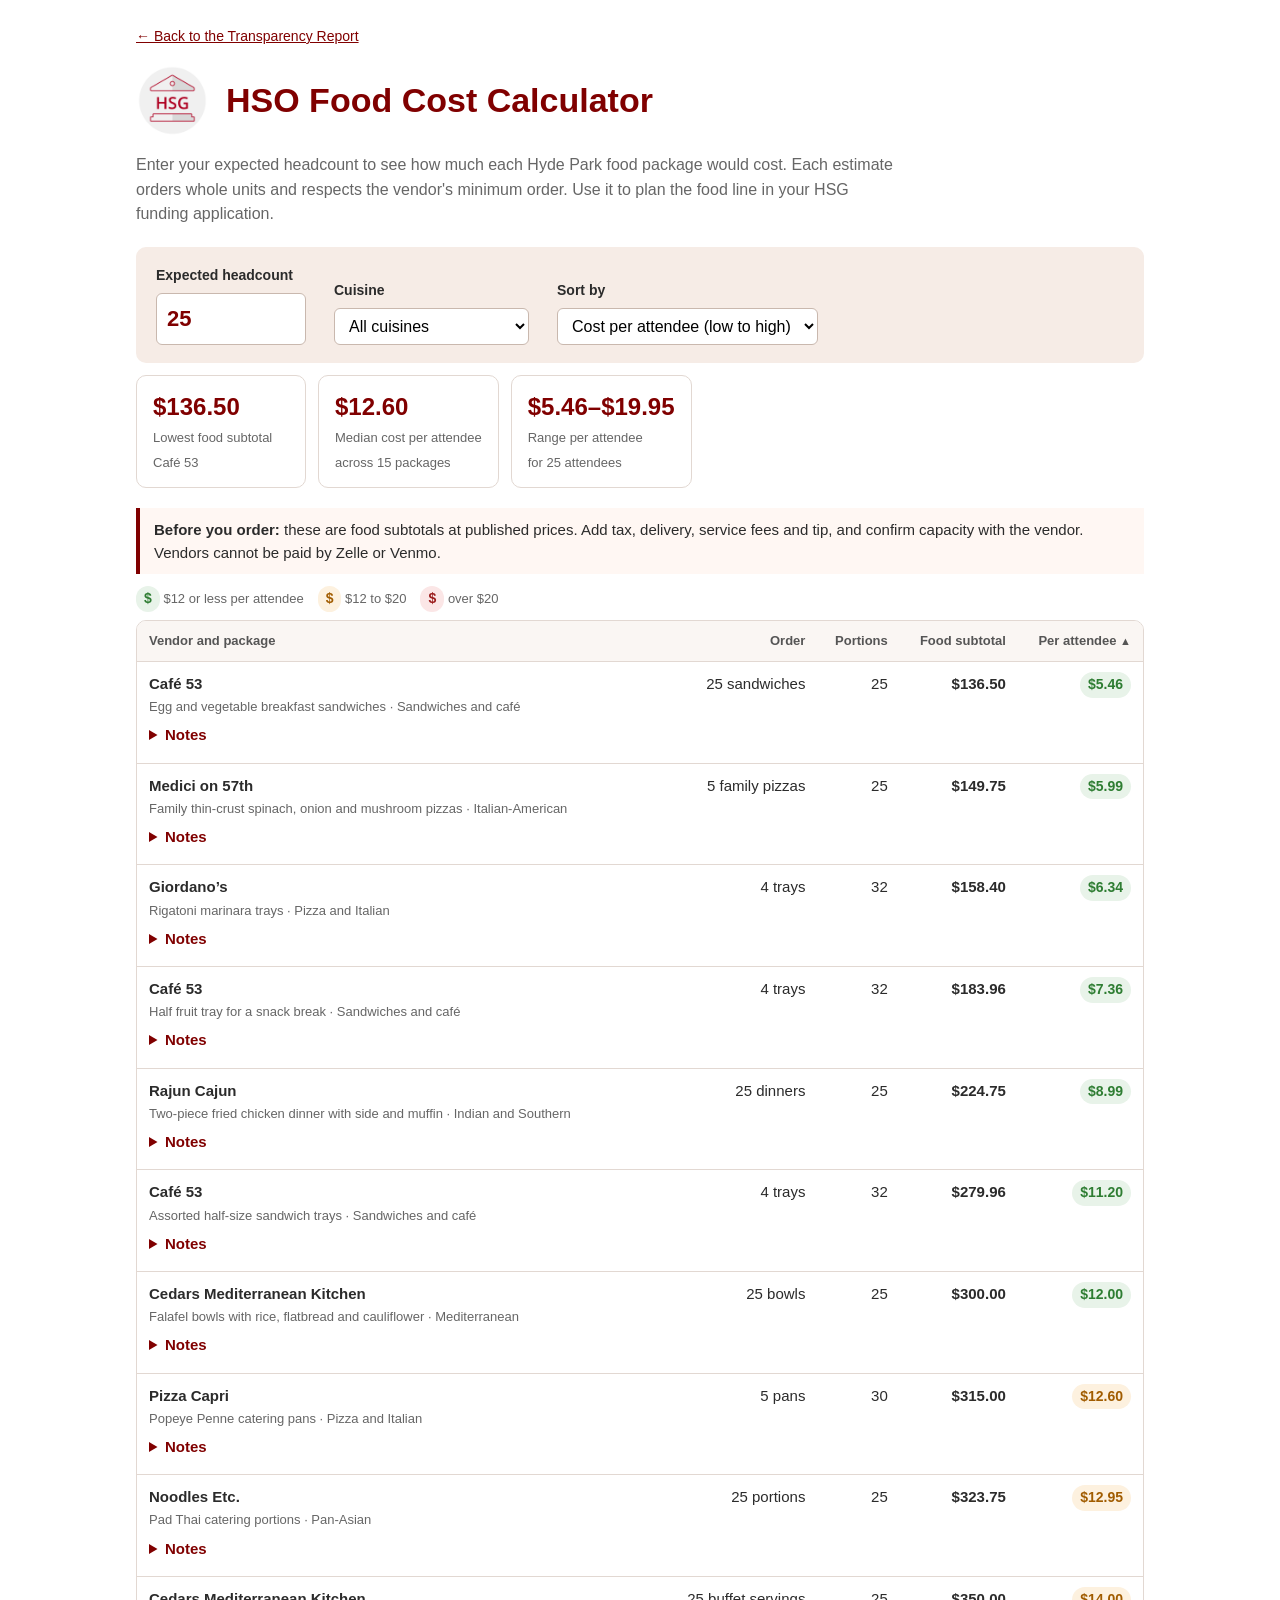
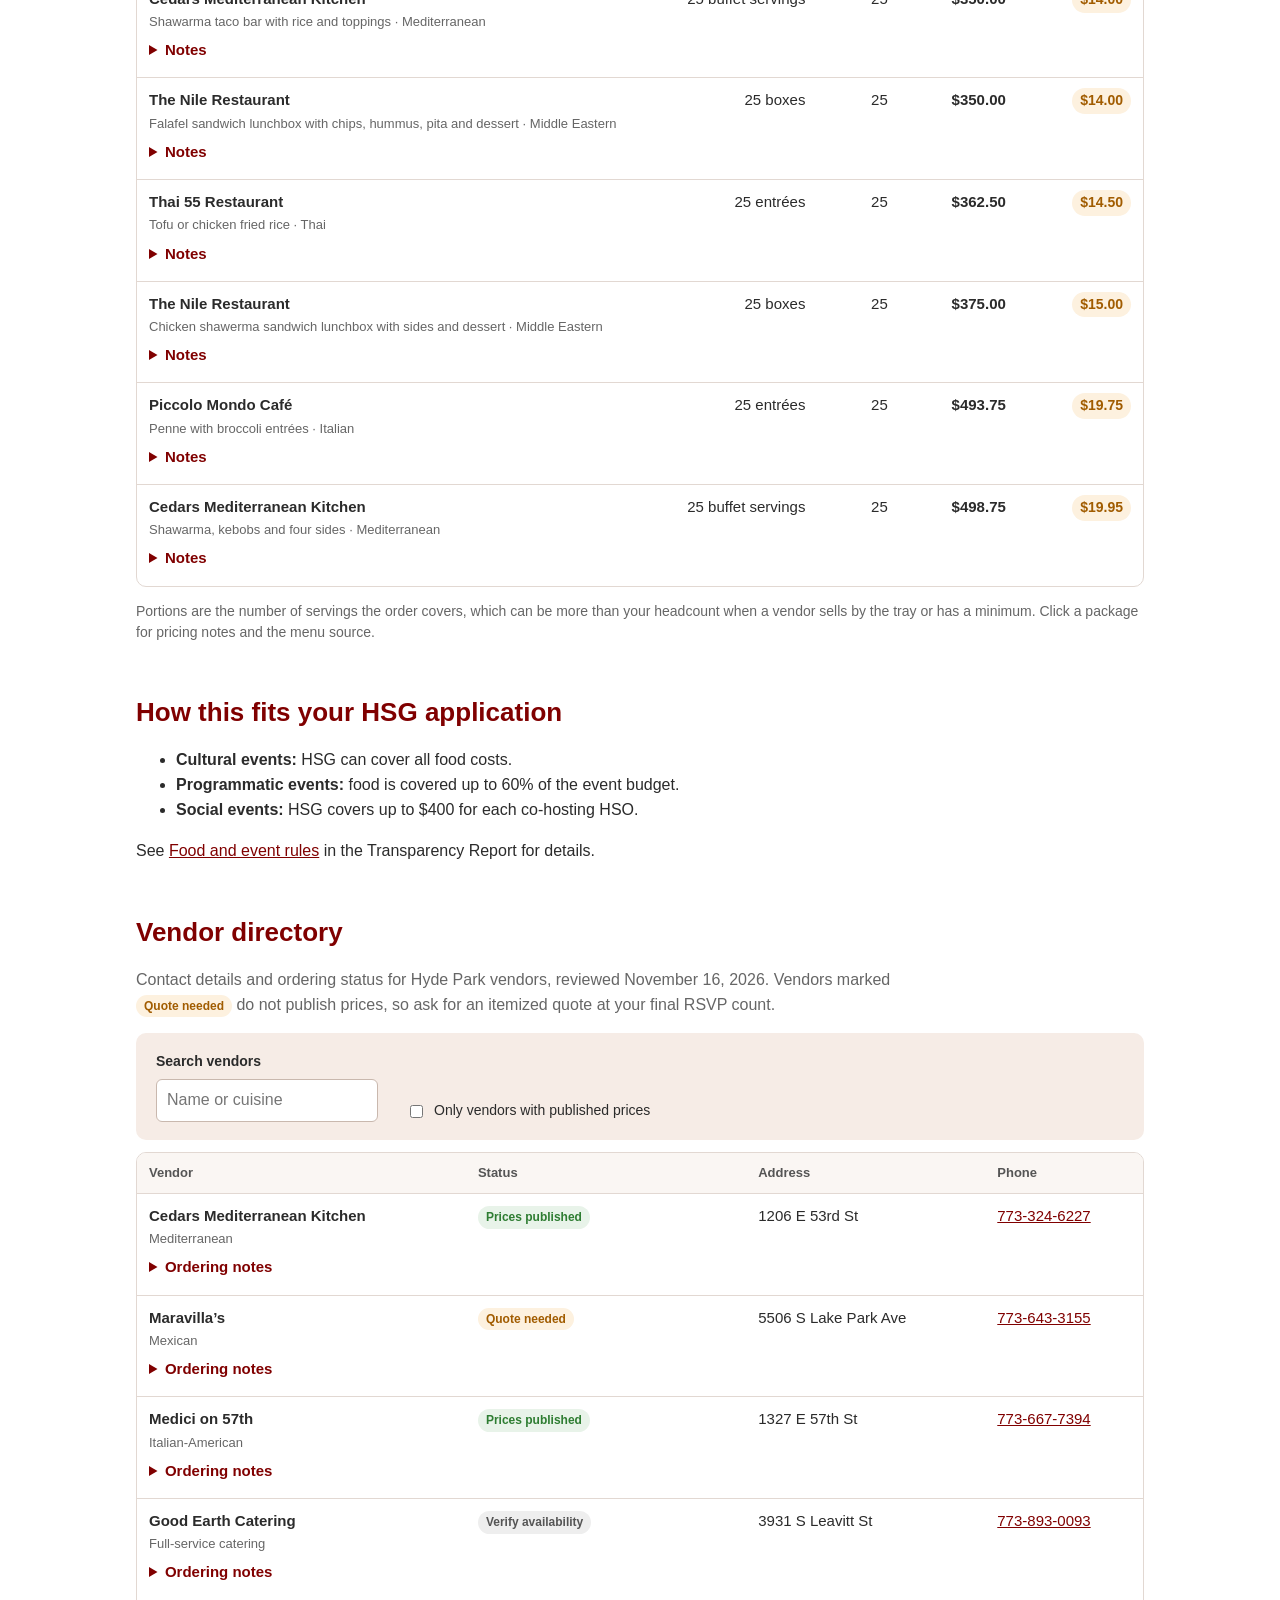
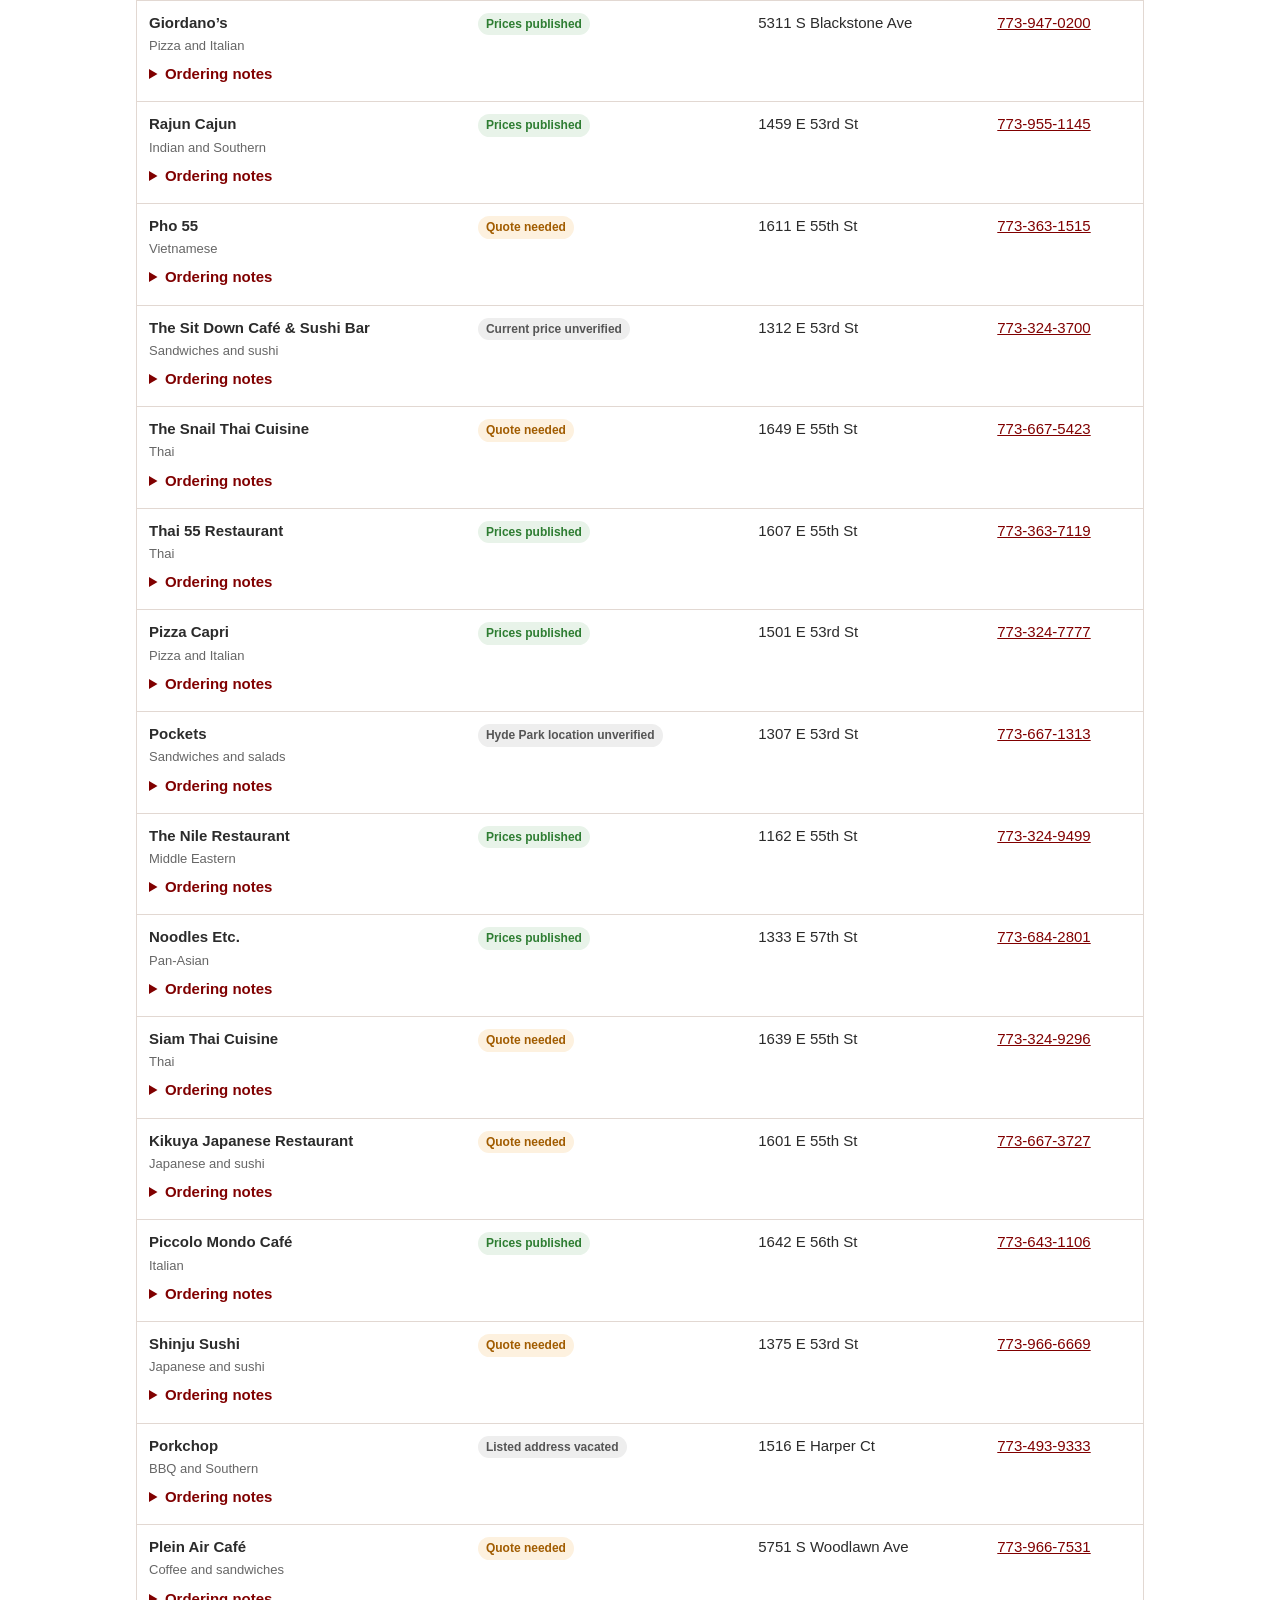
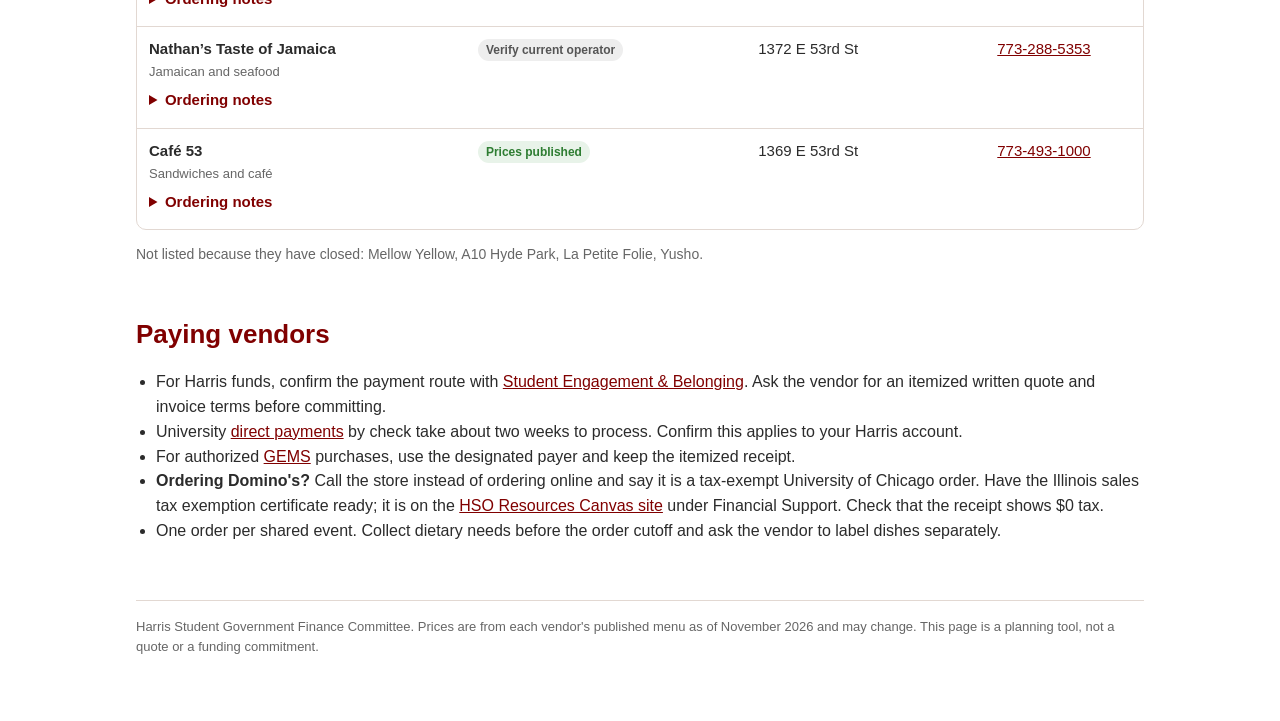
<file: docs/food-calculator.html>
<!doctype html>
<html lang="en">
<head>
<meta charset="utf-8">
<meta name="viewport" content="width=device-width, initial-scale=1">
<title>HSO Food Cost Calculator</title>
<link rel="icon" href="images/hsg-logo.png">
<style>
  :root {
    --maroon: #800000;
    --ink: #2b2b2b;
    --muted: #666;
    --line: #e2d8d2;
    --tint: #f6ece6;
    --bg: #ffffff;
    --good: #2e7d32;
    --warn: #a15c00;
    --bad: #9b1c1c;
  }
  * { box-sizing: border-box; }
  body {
    margin: 0; background: var(--bg); color: var(--ink);
    font-family: Arial, Helvetica, sans-serif; font-size: 16px; line-height: 1.55;
  }
  .wrap { max-width: 1040px; margin: 0 auto; padding: 24px 16px 64px; }
  a { color: var(--maroon); }
  .back { font-size: 14px; }
  header { display: flex; align-items: center; gap: 18px; margin: 16px 0 8px; }
  header img { width: 72px; height: 72px; flex-shrink: 0; }
  h1 { color: var(--maroon); font-size: 34px; margin: 0; line-height: 1.15; }
  h2 { color: var(--maroon); font-size: 26px; margin: 48px 0 8px; }
  .lead { color: var(--muted); max-width: 760px; }
  .panel {
    background: var(--tint); border-radius: 10px; padding: 18px 20px;
    display: flex; flex-wrap: wrap; gap: 18px 28px; align-items: flex-end; margin: 20px 0 12px;
  }
  .field { display: flex; flex-direction: column; gap: 6px; font-size: 14px; font-weight: 600; }
  .field input, .field select {
    font: inherit; font-weight: 400; font-size: 16px; padding: 8px 10px;
    border: 1px solid #c9b8ae; border-radius: 6px; background: #fff; min-width: 150px;
  }
  .field input[type=number] { width: 150px; min-width: 0; font-size: 22px; font-weight: 700; color: var(--maroon); }
  .err { color: var(--bad); font-size: 14px; min-height: 1em; }
  .stats { display: flex; flex-wrap: wrap; gap: 12px; margin: 8px 0 20px; }
  .stat { border: 1px solid var(--line); border-radius: 10px; padding: 12px 16px; min-width: 170px; }
  .stat b { display: block; font-size: 24px; color: var(--maroon); }
  .stat span { font-size: 13px; color: var(--muted); }
  .note { font-size: 14px; color: var(--muted); }
  .alert { border-left: 4px solid var(--maroon); background: #fff7f3; padding: 10px 14px; margin: 12px 0; font-size: 15px; }
  .tablewrap { overflow-x: auto; border: 1px solid var(--line); border-radius: 10px; }
  table { border-collapse: collapse; width: 100%; font-size: 15px; }
  th, td { padding: 10px 12px; text-align: left; vertical-align: top; border-bottom: 1px solid var(--line); }
  th { background: #faf6f3; font-size: 13px; color: #555; white-space: nowrap; }
  th.sort { cursor: pointer; user-select: none; }
  th.sort:hover { color: var(--maroon); }
  th .arrow { font-size: 11px; }
  td.num, th.num { text-align: right; white-space: nowrap; font-variant-numeric: tabular-nums; }
  tr:last-child td { border-bottom: 0; }
  tbody tr:hover { background: #fcf8f6; }
  .pkg { font-weight: 600; }
  .sub { display: block; color: var(--muted); font-size: 13px; font-weight: 400; margin-top: 2px; }
  .big { font-weight: 700; }
  .perhead { display: inline-block; padding: 2px 8px; border-radius: 999px; font-weight: 700; font-size: 14px; }
  .lo { background: #e8f3e9; color: var(--good); }
  .mid { background: #fdf1df; color: var(--warn); }
  .hi { background: #fbe6e6; color: var(--bad); }
  .badge { display: inline-block; padding: 2px 8px; border-radius: 999px; font-size: 12px; font-weight: 700; white-space: nowrap; }
  .b-ok { background: #e8f3e9; color: var(--good); }
  .b-quote { background: #fdf1df; color: var(--warn); }
  .b-check { background: #eee; color: #555; }
  .legend { display: flex; flex-wrap: wrap; gap: 14px; font-size: 13px; color: var(--muted); margin: 8px 0; }
  details { margin: 6px 0; }
  summary { cursor: pointer; color: var(--maroon); font-weight: 600; }
  ul.pay { padding-left: 20px; }
  footer { margin-top: 56px; font-size: 13px; color: var(--muted); border-top: 1px solid var(--line); padding-top: 16px; }
  @media (max-width: 600px) {
    h1 { font-size: 26px; }
    header img { width: 56px; height: 56px; }
    .hide-sm { display: none; }
    th, td { padding: 8px; }
  }
</style>
</head>
<body>
<div class="wrap">
  <a class="back" href="index.html#resources">&larr; Back to the Transparency Report</a>
  <header>
    <img src="images/hsg-logo.png" alt="HSG logo">
    <h1>HSO Food Cost Calculator</h1>
  </header>
  <p class="lead">Enter your expected headcount to see how much each Hyde Park food package would cost. Each estimate orders whole units and respects the vendor's minimum order. Use it to plan the food line in your HSG funding application.</p>

  <div class="panel">
    <label class="field">Expected headcount
      <input id="n" type="number" min="1" step="1" value="25" inputmode="numeric">
    </label>
    <label class="field">Cuisine
      <select id="cuisine"><option value="">All cuisines</option></select>
    </label>
    <label class="field">Sort by
      <select id="sortsel">
        <option value="perhead">Cost per attendee (low to high)</option>
        <option value="total">Food subtotal (low to high)</option>
        <option value="vendor">Vendor (A to Z)</option>
      </select>
    </label>
    <div class="err" id="err" role="alert"></div>
  </div>

  <div class="stats" id="stats"></div>

  <div class="alert"><b>Before you order:</b> these are food subtotals at published prices. Add tax, delivery, service fees and tip, and confirm capacity with the vendor. Vendors cannot be paid by Zelle or Venmo.</div>

  <div class="legend">
    <span><span class="perhead lo">$</span> $12 or less per attendee</span>
    <span><span class="perhead mid">$</span> $12 to $20</span>
    <span><span class="perhead hi">$</span> over $20</span>
  </div>

  <div class="tablewrap">
    <table>
      <thead>
        <tr>
          <th class="sort" data-k="vendor">Vendor and package <span class="arrow"></span></th>
          <th class="num">Order</th>
          <th class="num hide-sm">Portions</th>
          <th class="num sort" data-k="total">Food subtotal <span class="arrow"></span></th>
          <th class="num sort" data-k="perhead">Per attendee <span class="arrow"></span></th>
        </tr>
      </thead>
      <tbody id="rows"></tbody>
    </table>
  </div>
  <p class="note">Portions are the number of servings the order covers, which can be more than your headcount when a vendor sells by the tray or has a minimum. Click a package for pricing notes and the menu source.</p>

  <h2>How this fits your HSG application</h2>
  <ul>
    <li><b>Cultural events:</b> HSG can cover all food costs.</li>
    <li><b>Programmatic events:</b> food is covered up to 60% of the event budget.</li>
    <li><b>Social events:</b> HSG covers up to $400 for each co-hosting HSO.</li>
  </ul>
  <p>See <a href="index.html#food-and-event-rules">Food and event rules</a> in the Transparency Report for details.</p>

  <h2 id="directory">Vendor directory</h2>
  <p class="lead">Contact details and ordering status for Hyde Park vendors, reviewed November 16, 2026. Vendors marked <span class="badge b-quote">Quote needed</span> do not publish prices, so ask for an itemized quote at your final RSVP count.</p>
  <div class="panel" style="margin-top:12px">
    <label class="field">Search vendors
      <input id="q" type="search" placeholder="Name or cuisine" style="min-width:220px">
    </label>
    <label class="field" style="flex-direction:row;align-items:center;gap:8px;font-weight:400">
      <input id="pricedonly" type="checkbox" style="min-width:0"> Only vendors with published prices
    </label>
  </div>
  <div class="tablewrap">
    <table>
      <thead><tr><th>Vendor</th><th>Status</th><th class="hide-sm">Address</th><th>Phone</th></tr></thead>
      <tbody id="vrows"></tbody>
    </table>
  </div>
  <p class="note" id="closednote"></p>

  <h2>Paying vendors</h2>
  <ul class="pay">
    <li>For Harris funds, confirm the payment route with <a href="https://harris.uchicago.edu/student-life/student-engagement-belonging">Student Engagement &amp; Belonging</a>. Ask the vendor for an itemized written quote and invoice terms before committing.</li>
    <li>University <a href="https://leadership.uchicago.edu/registered-student-organizations/your-rso-financial-account/payments-university-checks/">direct payments</a> by check take about two weeks to process. Confirm this applies to your Harris account.</li>
    <li>For authorized <a href="https://intranet.uchicago.edu/tools-and-resources/tools-and-applications/gems">GEMS</a> purchases, use the designated payer and keep the itemized receipt.</li>
    <li><b>Ordering Domino's?</b> Call the store instead of ordering online and say it is a tax-exempt University of Chicago order. Have the Illinois sales tax exemption certificate ready; it is on the <a href="https://canvas.uchicago.edu/courses/28742/modules">HSO Resources Canvas site</a> under Financial Support. Check that the receipt shows $0 tax.</li>
    <li>One order per shared event. Collect dietary needs before the order cutoff and ask the vendor to label dishes separately.</li>
  </ul>

  <footer>Harris Student Government Finance Committee. Prices are from each vendor's published menu as of November 2026 and may change. This page is a planning tool, not a quote or a funding commitment.</footer>
</div>

<script>
const DATA = {"packages": [{"code": "CED-TACO", "vendor": "Cedars Mediterranean Kitchen", "order": "Shawarma taco bar with rice and toppings", "unit": "buffet servings", "serves": 1.0, "price": 14.0, "min": 8.0, "note": "Published catering. Add $4 per person for vendor’s drink-and-dessert option.", "src": "https://www.eatcedars.com/catering", "cuisine": "Mediterranean"}, {"code": "CED-FAL", "vendor": "Cedars Mediterranean Kitchen", "order": "Falafel bowls with rice, flatbread and cauliflower", "unit": "bowls", "serves": 1.0, "price": 12.0, "min": 1.0, "note": "Published catering. Confirm group minimum and ingredients.", "src": "https://www.eatcedars.com/catering", "cuisine": "Mediterranean"}, {"code": "CED-FEAST", "vendor": "Cedars Mediterranean Kitchen", "order": "Shawarma, kebobs and four sides", "unit": "buffet servings", "serves": 1.0, "price": 19.95, "min": 1.0, "note": "Published catering. Confirm group minimum and menu.", "src": "https://www.eatcedars.com/catering", "cuisine": "Mediterranean"}, {"code": "MED-PIZZA", "vendor": "Medici on 57th", "order": "Family thin-crust spinach, onion and mushroom pizzas", "unit": "family pizzas", "serves": 5.0, "price": 29.95, "min": 1.0, "note": "Toast lists $29.95. The published catering serving range is 5–6. Uses five for planning.", "src": "https://order.toasttab.com/online/medici-on-57th", "cuisine": "Italian-American"}, {"code": "GIO-PASTA", "vendor": "Giordano’s", "order": "Rigatoni marinara trays", "unit": "trays", "serves": 8.0, "price": 39.6, "min": 1.0, "note": "Vendor lists 8–10. Uses eight as an entrée planning basis. Consider a side or protein separately.", "src": "https://giordanos.com/tr-catering-menu/", "cuisine": "Pizza and Italian"}, {"code": "RAJ-CHKN", "vendor": "Rajun Cajun", "order": "Two-piece fried chicken dinner with side and muffin", "unit": "dinners", "serves": 1.0, "price": 8.99, "min": 1.0, "note": "Published retail menu price. Confirm bulk order and alternative meals.", "src": "https://www.rajuncajunhp.com/menu", "cuisine": "Indian and Southern"}, {"code": "T55-NOOD", "vendor": "Thai 55 Restaurant", "order": "Tofu or chicken fried rice", "unit": "entrées", "serves": 1.0, "price": 14.5, "min": 1.0, "note": "Published retail price. Confirm group capacity and dietary requirements.", "src": "https://thai55chicago.com/chicago-thai-55-food-menu", "cuisine": "Thai"}, {"code": "CAP-PENNE", "vendor": "Pizza Capri", "order": "Popeye Penne catering pans", "unit": "pans", "serves": 6.0, "price": 63.0, "min": 1.0, "note": "Published ordering-platform price. Confirm delivery charges and dietary fit.", "src": "https://www.ezcater.com/catering/pizza-capri-chicago", "cuisine": "Pizza and Italian"}, {"code": "NIL-FAL", "vendor": "The Nile Restaurant", "order": "Falafel sandwich lunchbox with chips, hummus, pita and dessert", "unit": "boxes", "serves": 1.0, "price": 14.0, "min": 20.0, "note": "Minimum 20 boxes and five per style. Ask for vegan dates where needed.", "src": "https://www.nilehydepark.com/catering", "cuisine": "Middle Eastern"}, {"code": "NIL-SHAW", "vendor": "The Nile Restaurant", "order": "Chicken shawerma sandwich lunchbox with sides and dessert", "unit": "boxes", "serves": 1.0, "price": 15.0, "min": 20.0, "note": "Minimum 20 boxes and five per style. Confirm box mix if ordering multiple styles.", "src": "https://www.nilehydepark.com/catering", "cuisine": "Middle Eastern"}, {"code": "NOO-PAD", "vendor": "Noodles Etc.", "order": "Pad Thai catering portions", "unit": "portions", "serves": 1.0, "price": 12.95, "min": 10.0, "note": "Ordering-platform price. Minimum 10 for the item. Confirm protein and utensil costs.", "src": "https://www.ezcater.com/catering/noodles-etc-3", "cuisine": "Pan-Asian"}, {"code": "PIC-PENNE", "vendor": "Piccolo Mondo Café", "order": "Penne with broccoli entrées", "unit": "entrées", "serves": 1.0, "price": 19.75, "min": 1.0, "note": "Published retail price. Confirm pickup capacity and accompaniments.", "src": "https://piccolomondo.com/-food-menu?destination=food_menu", "cuisine": "Italian"}, {"code": "CAF-SAND", "vendor": "Café 53", "order": "Assorted half-size sandwich trays", "unit": "trays", "serves": 8.0, "price": 69.99, "min": 1.0, "note": "Vendor listing says serves 8–10. Uses eight. Confirm assortment and entrée-size servings.", "src": "https://www.chownow.com/order/16661/locations/23696", "cuisine": "Sandwiches and café"}, {"code": "CAF-FRUIT", "vendor": "Café 53", "order": "Half fruit tray for a snack break", "unit": "trays", "serves": 8.0, "price": 45.99, "min": 1.0, "note": "Serves 8–10. Uses eight. Order at least two days ahead per ordering menu.", "src": "https://www.chownow.com/order/16661/locations/23696", "cuisine": "Sandwiches and café"}, {"code": "CAF-EGG", "vendor": "Café 53", "order": "Egg and vegetable breakfast sandwiches", "unit": "sandwiches", "serves": 1.0, "price": 5.46, "min": 1.0, "note": "Published ordering-platform breakfast price. Confirm time window and bulk capacity.", "src": "https://www.chownow.com/order/16661/locations/23696", "cuisine": "Sandwiches and café"}], "vendors": [{"vendor": "Cedars Mediterranean Kitchen", "cuisine": "Mediterranean", "address": "1206 E 53rd St", "phone": "773-324-6227", "status": "Published catering", "notes": "Hyde Park delivery 7% and 24 hours’ notice. Confirm dietary substitutions.", "site": "https://www.eatcedars.com/catering", "order": null, "pdf": null}, {"vendor": "Maravilla’s", "cuisine": "Mexican", "address": "5506 S Lake Park Ave", "phone": "773-643-3155", "status": "Quote required", "notes": "Official site advertises catering and lists this phone. Ask for a taco buffet with rice and beans.", "site": "https://www.maravillas-restaurant.com/", "order": null, "pdf": null}, {"vendor": "Medici on 57th", "cuisine": "Italian-American", "address": "1327 E 57th St", "phone": "773-667-7394", "status": "Published catering", "notes": "24-hour minimum. Delivery $4 plus 20% handling. Pickup 10%. Ask about house account.", "site": "https://www.medici57.com/catering", "order": "https://order.toasttab.com/online/medici-on-57th", "pdf": "https://www.medici57.com/s/Medici-Catering-Menu-2026-2027.pdf"}, {"vendor": "Good Earth Catering", "cuisine": "Full-service catering", "address": "3931 S Leavitt St", "phone": "773-893-0093", "status": "Verify availability", "notes": "Supplied site inaccessible. Confirm operations and request a boxed-lunch quote.", "site": "http://www.goodearthchicago.com/", "order": "https://reviews.birdeye.com/good-earth-catering-171076172196977", "pdf": null}, {"vendor": "Giordano’s", "cuisine": "Pizza and Italian", "address": "5311 S Blackstone Ave", "phone": "773-947-0200", "status": "Published catering", "notes": "Hyde Park page links the catering PDF. Call for location-specific deep-dish prices and servings.", "site": "https://giordanos.com/locations/hyde-park/", "order": null, "pdf": "https://giordanos.com/tr-catering-menu/"}, {"vendor": "Rajun Cajun", "cuisine": "Indian and Southern", "address": "1459 E 53rd St", "phone": "773-955-1145", "status": "Published retail menu", "notes": "Confirm large-order capacity and substitutions. Vendor identifies its meat as halal.", "site": "https://www.rajuncajunhp.com/menu", "order": null, "pdf": null}, {"vendor": "Pho 55", "cuisine": "Vietnamese", "address": "1611 E 55th St", "phone": "773-363-1515", "status": "Quote required", "notes": "Restaurant ordering page found. Ask for individually packed bánh mì or rice entrées and confirm the group rate.", "site": "https://www.pho55.com/", "order": "https://orderstart.com/pho55", "pdf": null}, {"vendor": "The Sit Down Café & Sushi Bar", "cuisine": "Sandwiches and sushi", "address": "1312 E 53rd St", "phone": "773-324-3700", "status": "Current price unverified", "notes": "Current catering link is broken. An older PDF remains online. Confirm current prices directly.", "site": "https://thesitdowncafe.com/", "order": null, "pdf": "https://thesitdowncafe.com/wp-content/uploads/2024/07/Catering-Menu-2022.pdf"}, {"vendor": "The Snail Thai Cuisine", "cuisine": "Thai", "address": "1649 E 55th St", "phone": "773-667-5423", "status": "Starting price only", "notes": "Published Pad Thai menu lists a starting price that varies with selection.", "site": "https://www.snailthai.com/", "order": null, "pdf": "https://snailthai.com/snailmenu.pdf"}, {"vendor": "Thai 55 Restaurant", "cuisine": "Thai", "address": "1607 E 55th St", "phone": "773-363-7119", "status": "Published retail menu", "notes": "Tofu and chicken fried rice have the same posted price. Request catering tray pricing separately.", "site": "https://thai55chicago.com/", "order": "https://thai55chicago.com/chicago-thai-55-food-menu", "pdf": null}, {"vendor": "Pizza Capri", "cuisine": "Pizza and Italian", "address": "1501 E 53rd St", "phone": "773-324-7777", "status": "Public catering listing", "notes": "Published ordering-platform prices. Delivery minimum $175 and listed fee $20. Direct catering: https://hydeparkcatering.pizzacapri.com/", "site": "https://hydeparkcatering.pizzacapri.com/", "order": "https://www.ezcater.com/catering/pizza-capri-chicago", "pdf": null}, {"vendor": "Mellow Yellow", "cuisine": "American", "address": "1508 E 53rd St", "phone": "773-667-2000", "status": "Closed", "notes": "Reported closed. Excluded from ordering.", "site": null, "order": "https://chicagomaroon.com/40274/news/hyde-park-faces-gentrification-waves-as-long-time-businesses-close-and-new-ones-emerge/", "pdf": null}, {"vendor": "Pockets", "cuisine": "Sandwiches and salads", "address": "1307 E 53rd St", "phone": "773-667-1313", "status": "Hyde Park location unverified", "notes": "Vendor site lists 3001 N Lincoln Ave, 773-528-2167. Check campus delivery from that branch before requesting a quote.", "site": "https://www.pocketsonline.com/", "order": null, "pdf": null}, {"vendor": "A10 Hyde Park", "cuisine": "Italian", "address": "1642 E 53rd St", "phone": "773-288-1010", "status": "Closed", "notes": "Original location closed. Closure report identifies the former address as 1462 E 53rd St.", "site": "https://www.a10hydepark.com/", "order": "https://chicago.eater.com/2018/7/2/17526800/a10-matthias-merges-hyde-park-restaurant-shutter-closed", "pdf": null}, {"vendor": "The Nile Restaurant", "cuisine": "Middle Eastern", "address": "1162 E 55th St", "phone": "773-324-9499", "status": "Published catering", "notes": "Boxed lunches have a 20-box minimum and five per style. Ask for vegan dessert and separate labels as needed.", "site": "https://www.nilehydepark.com/catering", "order": null, "pdf": "https://www.nilehydepark.com/_files/ugd/ee6cb4_d0bb2c811ad342c2b14c5709ae7a33ac.pdf?index=true"}, {"vendor": "Noodles Etc.", "cuisine": "Pan-Asian", "address": "1333 E 57th St", "phone": "773-684-2801", "status": "Public catering listing", "notes": "Ordering-platform delivery minimum $200 and $30+ fee. Direct site https://noodlesetc.com/", "site": "https://noodlesetc.com/", "order": "https://www.ezcater.com/catering/noodles-etc-3", "pdf": null}, {"vendor": "Siam Thai Cuisine", "cuisine": "Thai", "address": "1639 E 55th St", "phone": "773-324-9296", "status": "Quote required", "notes": "Ask Hyde Park location for entrée portions or trays. Confirm vegetarian sauce and allergens.", "site": "https://chicagosiamthai.com/", "order": null, "pdf": null}, {"vendor": "Kikuya Japanese Restaurant", "cuisine": "Japanese and sushi", "address": "1601 E 55th St", "phone": "773-667-3727", "status": "Quote required", "notes": "Supplied website did not yield usable pricing. Call for teriyaki meal or sushi-tray quote.", "site": "https://www.kikuyaonline.com/", "order": "https://www.opentable.com/r/kikuya-japanese-restaurant-chicago", "pdf": null}, {"vendor": "Piccolo Mondo Café", "cuisine": "Italian", "address": "1642 E 56th St", "phone": "773-643-1106", "status": "Published retail menu", "notes": "Pasta price is per entrée. Vendor’s private-party menu has separate room terms. Confirm bulk takeout.", "site": "https://piccolomondo.com/-food-menu?destination=food_menu", "order": null, "pdf": null}, {"vendor": "Shinju Sushi", "cuisine": "Japanese and sushi", "address": "1375 E 53rd St", "phone": "773-966-6669", "status": "Quote required", "notes": "Supplied site returned an error. Confirm piece count, tray pricing and cooked or vegetarian options.", "site": "https://www.shinjusushichicago.com/", "order": "https://order.online/store/shinju-sushi-25840784", "pdf": null}, {"vendor": "Porkchop", "cuisine": "BBQ and Southern", "address": "1516 E Harper Ct", "phone": "773-493-9333", "status": "Listed address vacated", "notes": "Harper Court location moved. Use active-brand site only to confirm a current servicing location: https://porkchopbbq.com/", "site": "https://porkchopbbq.com/", "order": "https://hpherald.newsbank.com/doc/news/1752BDE3CC8B7CA0/?=&page=588&pdate=2019-05-08&pub%255B0%255D=HPHWC", "pdf": null}, {"vendor": "Plein Air Café", "cuisine": "Coffee and sandwiches", "address": "5751 S Woodlawn Ave", "phone": "773-966-7531", "status": "Quote required", "notes": "Vendor’s Square page is menu-only. Ask for one pastry per person and a coffee quote with cup yield.", "site": "https://www.pleinaircafe.co/", "order": "https://plein-air-cafe.square.site/", "pdf": null}, {"vendor": "La Petite Folie", "cuisine": "French", "address": "1504 E 55th St", "phone": "773-493-1394", "status": "Closed", "notes": "Reported closed. Excluded from ordering.", "site": "http://lapetitefolie.com/", "order": "https://chicago.eater.com/2022/8/8/23296592/chicago-restaurant-closings-summer-fall-2022", "pdf": null}, {"vendor": "Nathan’s Taste of Jamaica", "cuisine": "Jamaican and seafood", "address": "1372 E 53rd St", "phone": "773-288-5353", "status": "Verify current operator", "notes": "Same address and phone appear under Nathan’s Chicago Style. Page says closed for online orders. Confirm identity and service.", "site": "https://www.nathanschicagostyle.com/locations/nathans-chicago-style", "order": null, "pdf": null}, {"vendor": "Café 53", "cuisine": "Sandwiches and café", "address": "1369 E 53rd St", "phone": "773-493-1000", "status": "Public catering listing", "notes": "Catering ordering menu. Vendor describes its menu as halal: https://www.cafe-53.com/gallery", "site": "https://www.cafe-53.com/gallery", "order": "https://www.chownow.com/order/16661/locations/23696", "pdf": null}, {"vendor": "Yusho", "cuisine": "Japanese", "address": "1301 E 53rd St", "phone": "773-643-1652", "status": "Closed", "notes": "Hyde Park location closed. Excluded from ordering.", "site": "http://yushohydepark.com/", "order": "https://chicago.eater.com/venue/4576/yusho", "pdf": null}]}
;
const $ = id => document.getElementById(id);
const money = x => '$' + x.toLocaleString('en-US', {minimumFractionDigits: 2, maximumFractionDigits: 2});
const esc = s => String(s ?? '').replace(/[&<>"]/g, c => ({'&':'&amp;','<':'&lt;','>':'&gt;','"':'&quot;'}[c]));
let sortKey = 'perhead', sortDir = 1;

const cuisines = [...new Set(DATA.packages.map(p => p.cuisine))].sort();
for (const c of cuisines) $('cuisine').insertAdjacentHTML('beforeend', `<option>${esc(c)}</option>`);

function calc(p, n) {
  const qty = Math.max(p.min, Math.ceil(n / p.serves));
  const total = Math.round(qty * p.price * 100) / 100;
  return {qty, portions: qty * p.serves, total, perhead: total / n};
}

function render() {
  const raw = $('n').value.trim(), n = Number(raw);
  const ok = raw !== '' && Number.isInteger(n) && n >= 1 && n <= 2000;
  $('err').textContent = ok ? '' : 'Enter a whole number from 1 to 2,000.';
  if (!ok) { $('rows').innerHTML = ''; $('stats').innerHTML = ''; return; }
  const cu = $('cuisine').value;
  let rows = DATA.packages.filter(p => !cu || p.cuisine === cu).map(p => ({...p, ...calc(p, n)}));
  rows.sort((a, b) => sortKey === 'vendor'
    ? a.vendor.localeCompare(b.vendor) * sortDir
    : (a[sortKey] - b[sortKey]) * sortDir);
  document.querySelectorAll('th.sort .arrow').forEach(s => s.textContent = '');
  const th = document.querySelector(`th.sort[data-k="${sortKey}"] .arrow`);
  if (th) th.textContent = sortDir === 1 ? '▲' : '▼';

  $('rows').innerHTML = rows.map(r => {
    const cls = r.perhead <= 12 ? 'lo' : r.perhead <= 20 ? 'mid' : 'hi';
    const minNote = r.qty === r.min && r.min > 1 && Math.ceil(n / r.serves) < r.min ? ` <span class="sub">Vendor minimum of ${r.min} applies</span>` : '';
    return `<tr>
      <td><span class="pkg">${esc(r.vendor)}</span><span class="sub">${esc(r.order)} · ${esc(r.cuisine)}</span>
        <details><summary>Notes</summary><span class="sub">${esc(r.note)} ${money(r.price)} per ${esc(r.unit.replace(/s$/, ''))}, serves ${r.serves}. <a href="${esc(r.src)}" target="_blank" rel="noopener">Menu source</a></span></details></td>
      <td class="num">${r.qty} ${esc(r.unit)}${minNote}</td>
      <td class="num hide-sm">${r.portions}</td>
      <td class="num big">${money(r.total)}</td>
      <td class="num"><span class="perhead ${cls}">${money(r.perhead)}</span></td>
    </tr>`;
  }).join('') || '<tr><td colspan="5">No packages match.</td></tr>';

  if (rows.length) {
    const ph = rows.map(r => r.perhead).sort((a, b) => a - b);
    const cheapest = rows.reduce((a, b) => a.total <= b.total ? a : b);
    const med = ph.length % 2 ? ph[(ph.length - 1) / 2] : (ph[ph.length / 2 - 1] + ph[ph.length / 2]) / 2;
    $('stats').innerHTML = `
      <div class="stat"><b>${money(cheapest.total)}</b><span>Lowest food subtotal<br>${esc(cheapest.vendor)}</span></div>
      <div class="stat"><b>${money(med)}</b><span>Median cost per attendee<br>across ${rows.length} packages</span></div>
      <div class="stat"><b>${money(ph[0])}–${money(ph[ph.length - 1])}</b><span>Range per attendee<br>for ${n} attendees</span></div>`;
  }
}

function status(s) {
  if (/^Published|^Public/.test(s)) return ['b-ok', 'Prices published'];
  if (/Quote|Starting price/.test(s)) return ['b-quote', 'Quote needed'];
  return ['b-check', s];
}
function renderVendors() {
  const q = $('q').value.trim().toLowerCase(), priced = $('pricedonly').checked;
  const open = DATA.vendors.filter(v => v.status !== 'Closed');
  const list = open.filter(v => (!q || (v.vendor + ' ' + v.cuisine).toLowerCase().includes(q)) && (!priced || status(v.status)[0] === 'b-ok'));
  $('vrows').innerHTML = list.map(v => {
    const [cls, label] = status(v.status);
    const links = [v.site && `<a href="${esc(v.site)}" target="_blank" rel="noopener">Website</a>`,
                   v.order && `<a href="${esc(v.order)}" target="_blank" rel="noopener">Ordering page</a>`,
                   v.pdf && `<a href="${esc(v.pdf)}" target="_blank" rel="noopener">PDF menu</a>`].filter(Boolean).join(' · ');
    return `<tr><td><span class="pkg">${esc(v.vendor)}</span><span class="sub">${esc(v.cuisine)}</span>
      <details><summary>Ordering notes</summary><span class="sub">${esc(v.notes)}<br>${links}</span></details></td>
      <td><span class="badge ${cls}">${esc(label)}</span></td>
      <td class="hide-sm">${esc(v.address)}</td>
      <td style="white-space:nowrap"><a href="tel:${esc(v.phone.replace(/\D/g, ''))}">${esc(v.phone)}</a></td></tr>`;
  }).join('') || '<tr><td colspan="4">No vendors match.</td></tr>';
  const closed = DATA.vendors.filter(v => v.status === 'Closed').map(v => v.vendor);
  $('closednote').textContent = closed.length ? `Not listed because they have closed: ${closed.join(', ')}.` : '';
}

$('n').addEventListener('input', render);
$('cuisine').addEventListener('change', render);
$('sortsel').addEventListener('change', e => { sortKey = e.target.value; sortDir = 1; render(); });
document.querySelectorAll('th.sort').forEach(th => th.addEventListener('click', () => {
  const k = th.dataset.k;
  sortDir = k === sortKey ? -sortDir : 1; sortKey = k;
  $('sortsel').value = k; render();
}));
$('q').addEventListener('input', renderVendors);
$('pricedonly').addEventListener('change', renderVendors);
render(); renderVendors();
</script>
</body>
</html>
</file>
